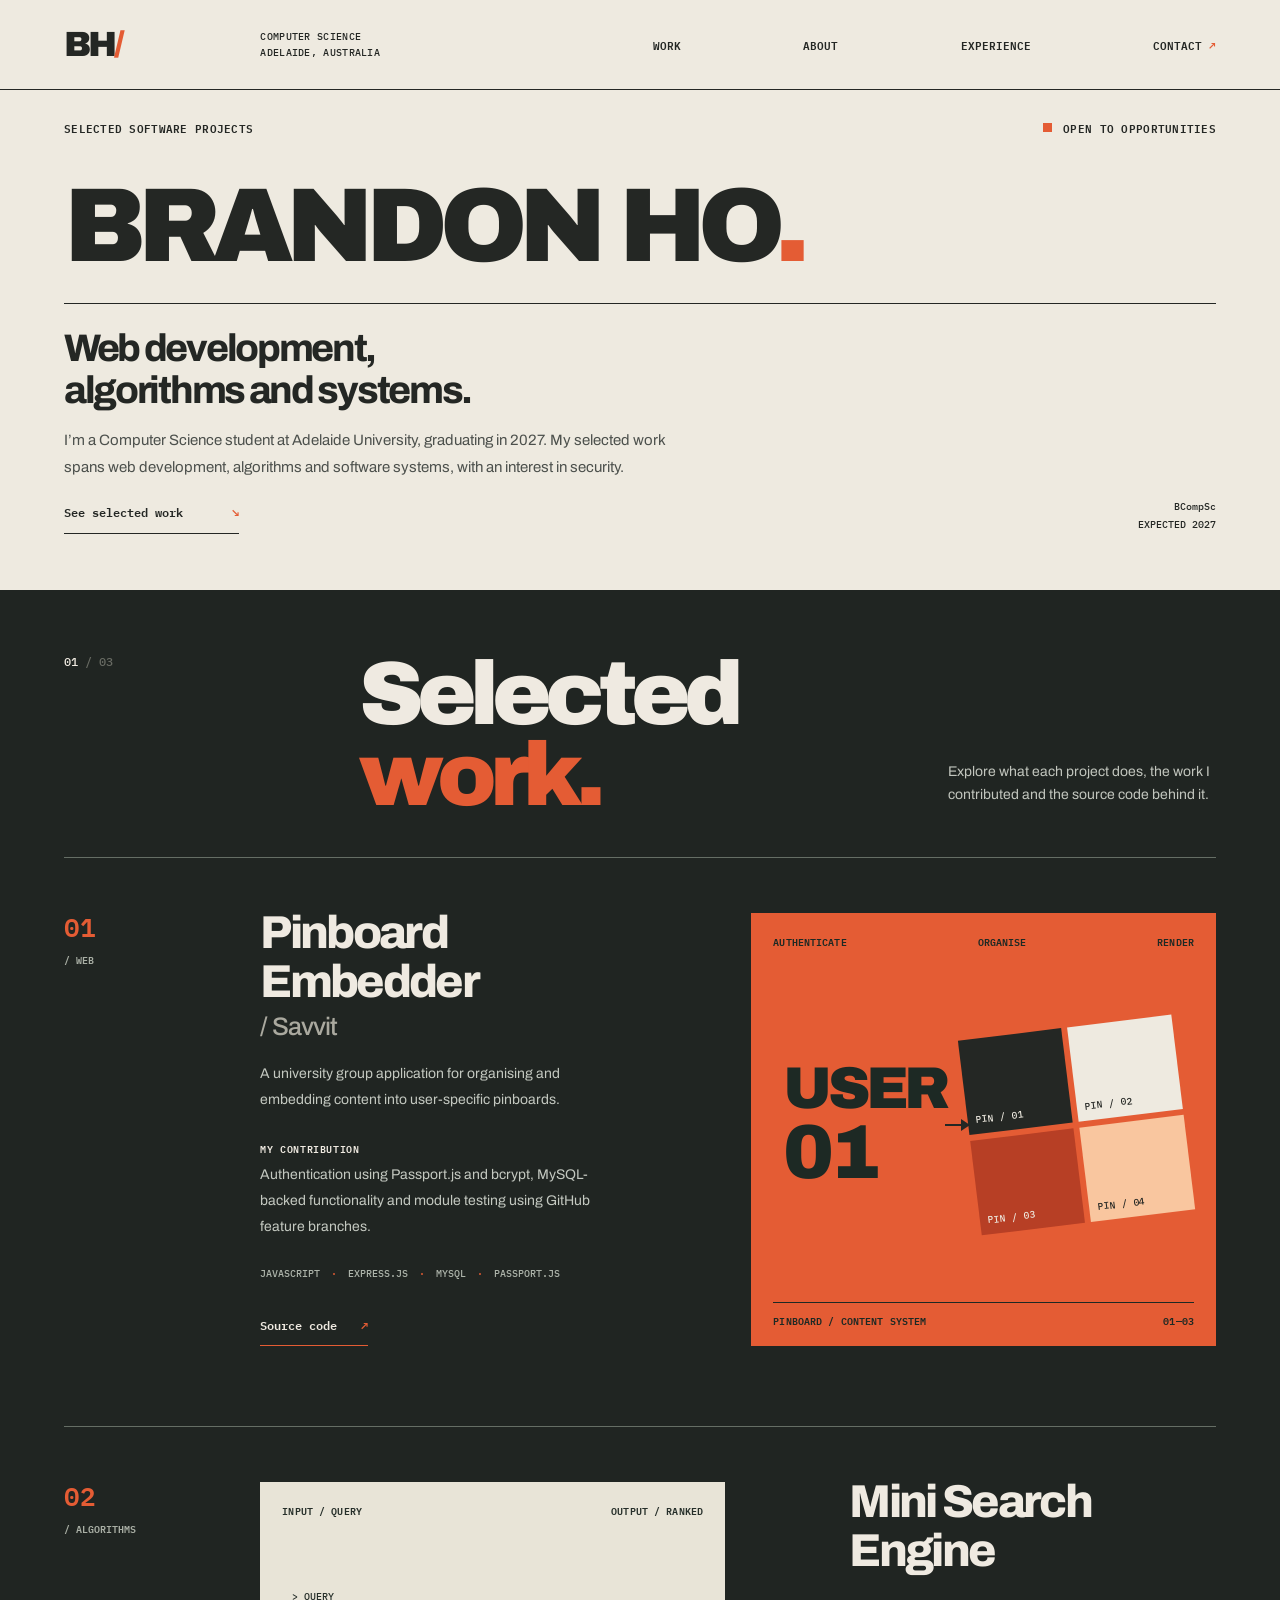
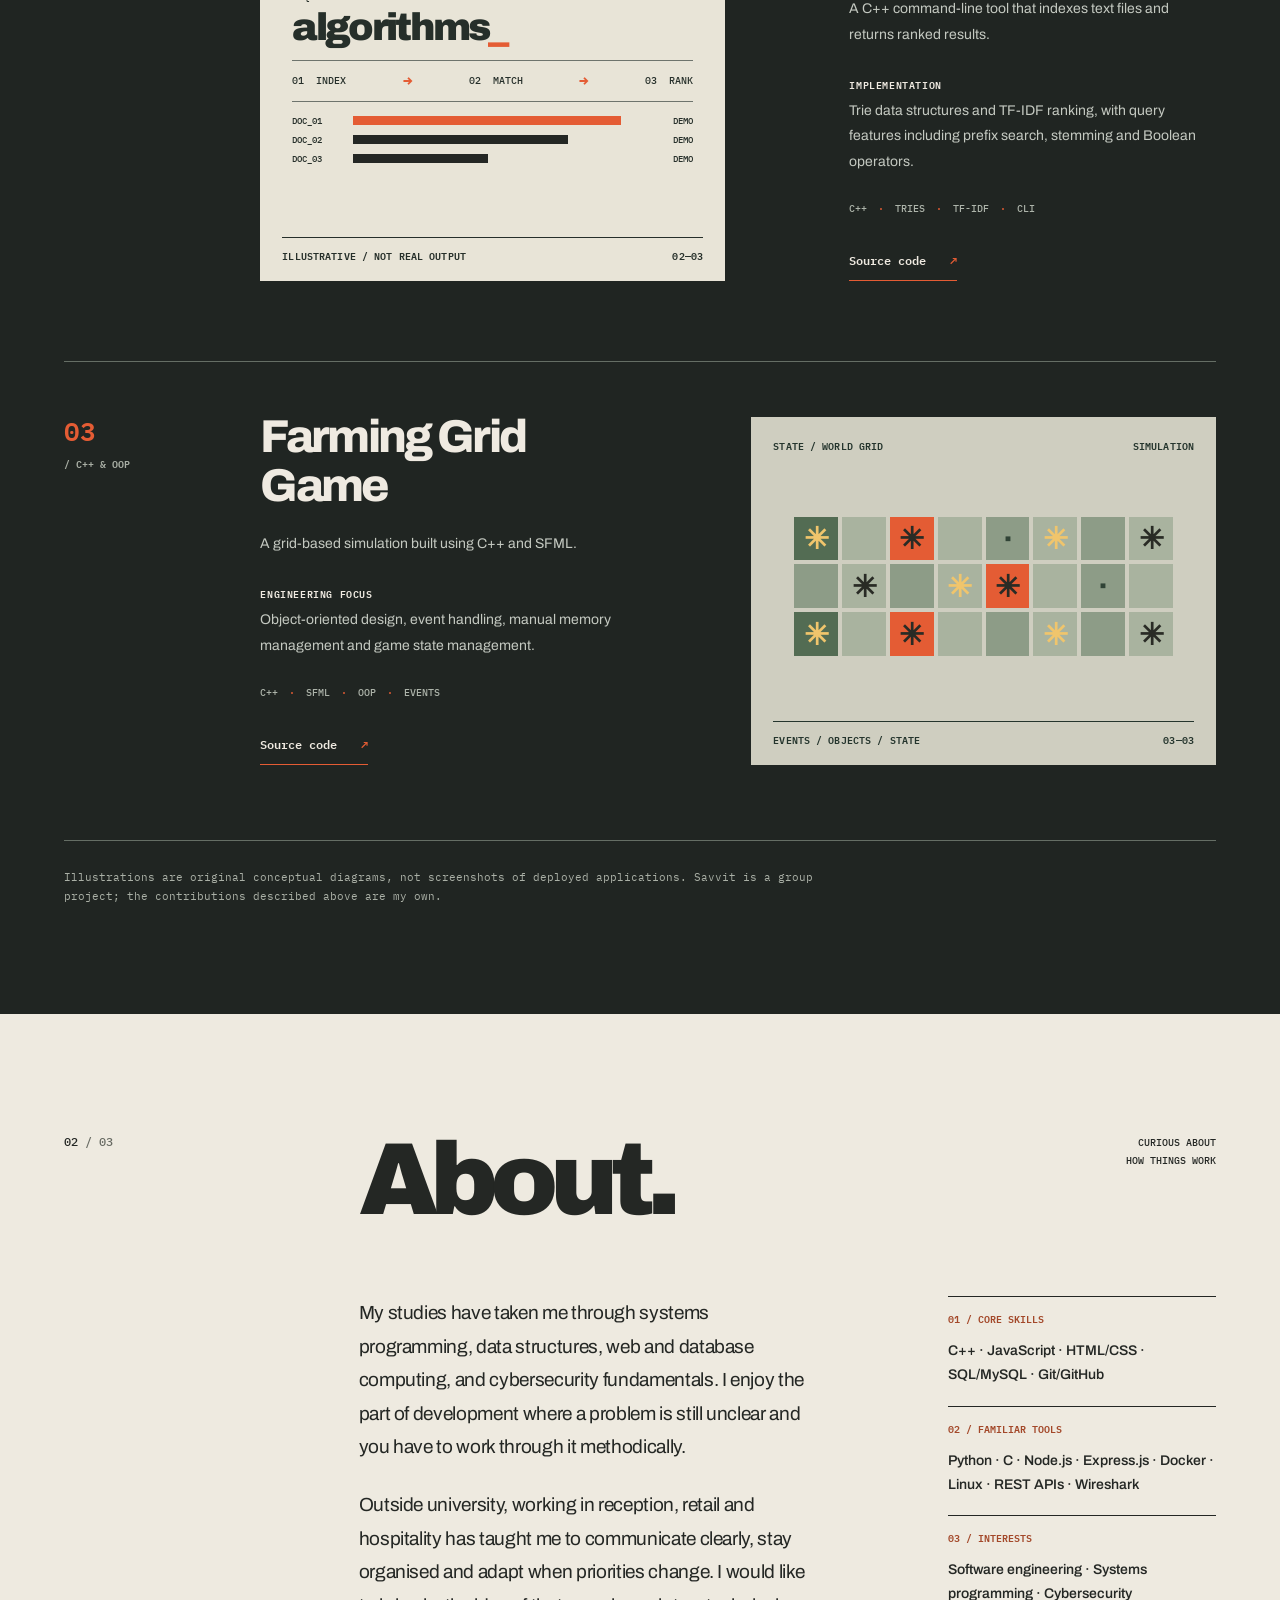
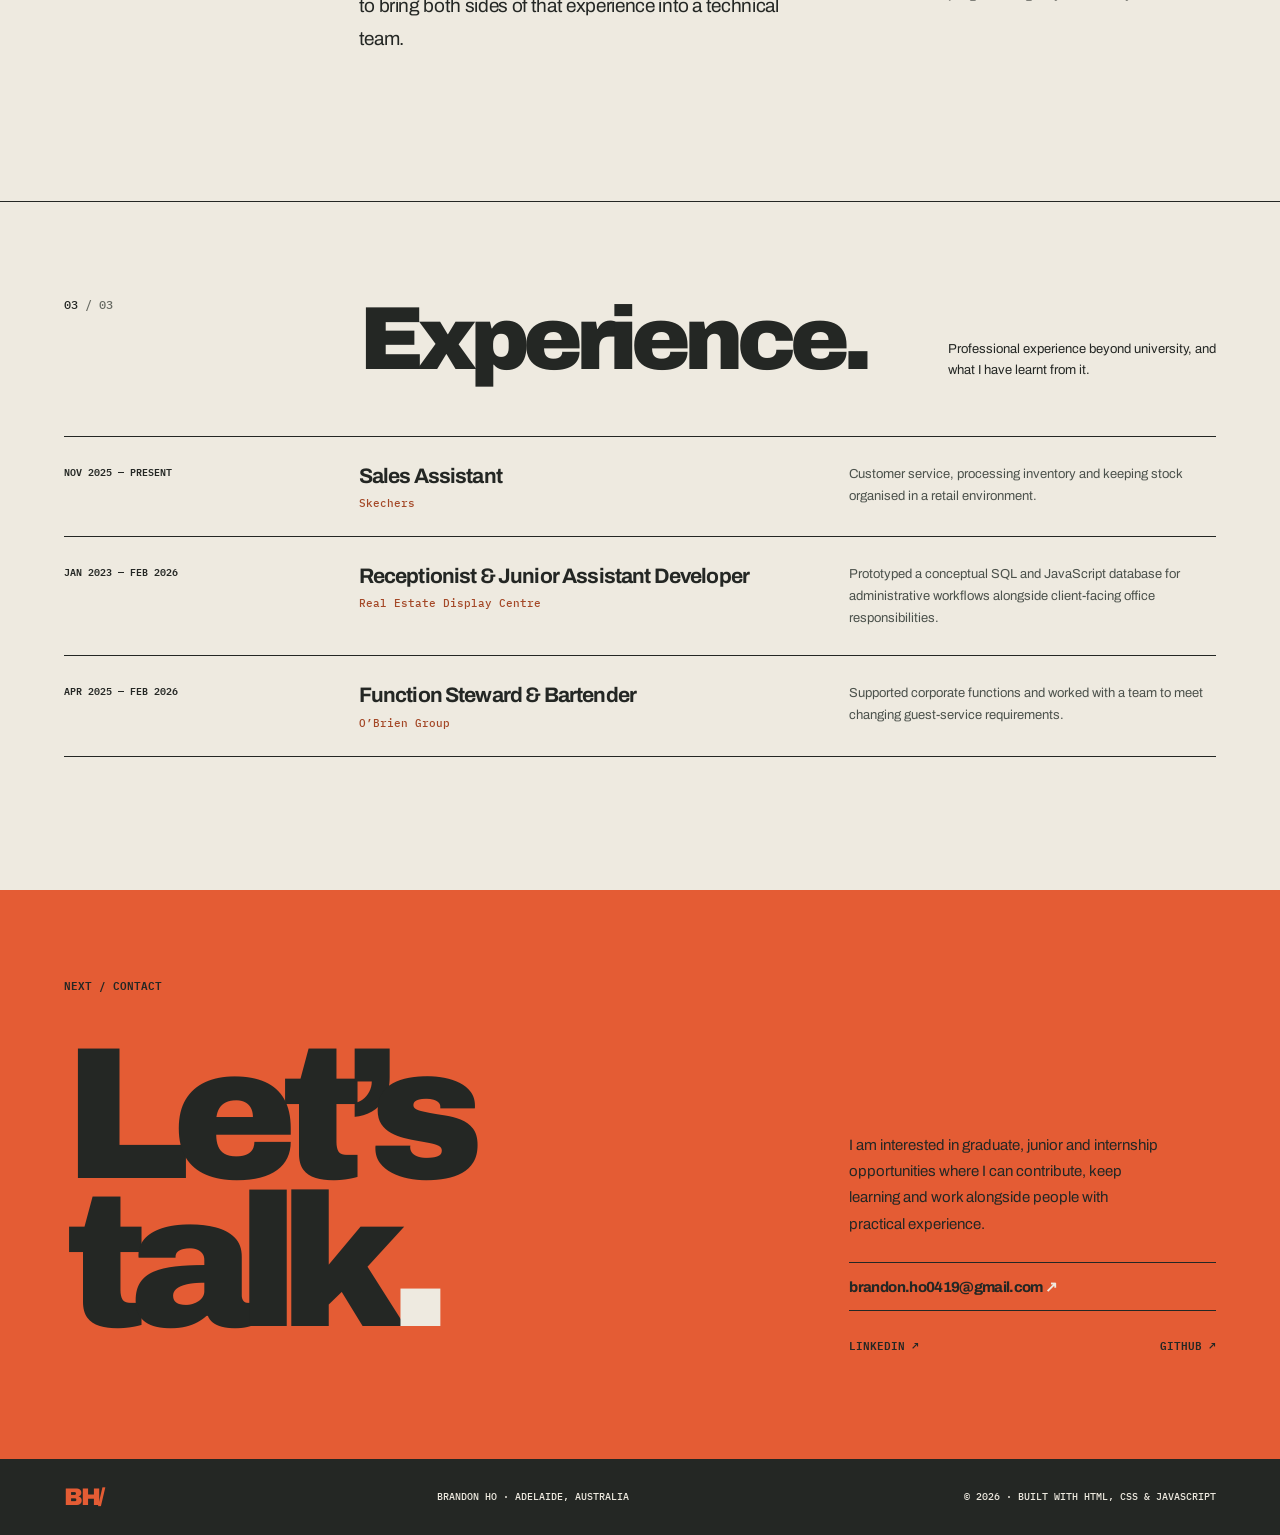
<file: index.html>
<!doctype html>
<html lang="en-AU">
<head>
  <meta charset="utf-8">
  <meta name="viewport" content="width=device-width, initial-scale=1">
  <meta name="theme-color" content="#eeeae0">
  <meta name="robots" content="noindex,nofollow"> <!-- Staging-only: remove for final public portfolio -->
  <meta name="description" content="Brandon Ho is a Computer Science student in Adelaide, Australia. Explore selected work in C++, full-stack web development and software systems.">
  <meta property="og:type" content="website">
  <meta property="og:title" content="Brandon Ho — Software, Systems & Security">
  <meta property="og:description" content="Selected software projects and experience from an Adelaide-based Computer Science student.">
  <title>Brandon Ho — Software, Systems & Security</title>
  <link rel="icon" href="favicon.svg" type="image/svg+xml">
  <link rel="preconnect" href="https://fonts.googleapis.com">
  <link rel="preconnect" href="https://fonts.gstatic.com" crossorigin>
  <link href="https://fonts.googleapis.com/css2?family=Archivo:wght@400;500;600;700;800;900&family=IBM+Plex+Mono:wght@400;500;600&display=swap" rel="stylesheet">
  <link rel="stylesheet" href="styles.css">
  <script defer src="script.js"></script>
</head>
<body>
  <a class="skip-link" href="#content">Skip to content</a>
  <header class="site-header" id="top">
    <div class="site-container header-grid">
      <a class="wordmark" href="#top" aria-label="Brandon Ho — top of page">BH<span aria-hidden="true">/</span></a>
      <div class="header-discipline">COMPUTER SCIENCE<br>ADELAIDE, AUSTRALIA</div>
      <nav class="nav" aria-label="Main navigation">
        <a href="#work">Work</a>
        <a href="#about">About</a>
        <a href="#experience">Experience</a>
        <a href="#contact">Contact <span aria-hidden="true">↗</span></a>
      </nav>
    </div>
  </header>

  <main id="content">
    <section class="hero site-container" aria-labelledby="hero-title">
      <div class="hero-topline">
        <span>SELECTED SOFTWARE PROJECTS</span>
        <span class="hero-status"><span aria-hidden="true" class="status-square"></span> OPEN TO OPPORTUNITIES</span>
      </div>
      <h1 id="hero-title" class="hero-title"><span>BRANDON</span><span>HO<span class="orange-period">.</span></span></h1>
      <div class="hero-base twelve-grid">
        <div class="hero-stamp" aria-hidden="true"><span>B</span><span>/</span><span>H</span></div>
        <div class="hero-intro">
          <p class="hero-statement">Web development,<br>algorithms and systems.</p>
          <p>I’m a Computer Science student at Adelaide University, graduating in 2027. My selected work spans web development, algorithms and software systems, with an interest in security.</p>
          <a class="arrow-link" href="#work">See selected work <span aria-hidden="true">↘</span></a>
        </div>
        <div class="hero-margin-note">BCompSc<br>EXPECTED 2027</div>
      </div>
    </section>

    <section id="work" class="work-section" aria-labelledby="work-title">
      <div class="site-container">
        <div class="section-head work-head twelve-grid">
          <div class="section-number">01 <span>/ 03</span></div>
          <h2 id="work-title">Selected<br><em>work.</em></h2>
          <p>Explore what each project does, the work I contributed and the source code behind it.</p>
        </div>

        <!-- BEGIN GENERATED PROJECTS -->
        <article class="project project-one twelve-grid" aria-labelledby="p1-title">
          <div class="project-index">01 <span>/ WEB</span></div>
          <div class="project-story">
            <h3 id="p1-title">Pinboard<br>Embedder <span class="subtle-name">/ Savvit</span></h3>
            <p>A university group application for organising and embedding content into user-specific pinboards.</p>
            <p class="project-contribution"><strong>My contribution</strong>Authentication using Passport.js and bcrypt, MySQL-backed functionality and module testing using GitHub feature branches.</p>
            <div class="project-stack" aria-label="Technologies">JAVASCRIPT <span>·</span> EXPRESS.JS <span>·</span> MYSQL <span>·</span> PASSPORT.JS</div>
            <div class="project-actions" role="group" aria-label="Savvit evidence"><a class="project-link" href="https://github.com/BrandonHo419/Savvit-Web-Based-Development" target="_blank" rel="noopener noreferrer" aria-label="View Savvit source code on GitHub">Source code <span aria-hidden="true">↗</span></a></div>
          </div>
          <div class="project-art pinboard-art" role="img" aria-label="Original editorial diagram illustrating account authentication and pinboards. Not an application screenshot.">
            <div class="art-heading"><span>AUTHENTICATE</span><span>ORGANISE</span><span>RENDER</span></div>
            <div class="pinboard-diagram" aria-hidden="true">
              <div class="diagram-identity">USER<br><span>01</span></div>
              <div class="diagram-line"></div>
              <div class="diagram-board"><span>PIN / 01</span><span>PIN / 02</span><span>PIN / 03</span><span>PIN / 04</span></div>
            </div>
            <div class="art-foot"><span>PINBOARD / CONTENT SYSTEM</span><span>01—03</span></div>
          </div>
        </article>

        <article class="project project-two twelve-grid" aria-labelledby="p2-title">
          <div class="project-index">02 <span>/ ALGORITHMS</span></div>
          <div class="project-art search-art" role="img" aria-label="Original typographic diagram showing search, indexing and ranking concepts. Not an application screenshot.">
            <div class="art-heading"><span>INPUT / QUERY</span><span>OUTPUT / RANKED</span></div>
            <div class="search-diagram" aria-hidden="true"><div class="query-prompt"><small>&gt; QUERY</small><strong>algorithms<span>_</span></strong></div><div class="search-pipeline"><span>01&nbsp; INDEX</span><b>→</b><span>02&nbsp; MATCH</span><b>→</b><span>03&nbsp; RANK</span></div><div class="score-lines"><div><span>DOC_01</span><i></i><small>DEMO</small></div><div><span>DOC_02</span><i></i><small>DEMO</small></div><div><span>DOC_03</span><i></i><small>DEMO</small></div></div></div>
            <div class="art-foot"><span>ILLUSTRATIVE / NOT REAL OUTPUT</span><span>02—03</span></div>
          </div>
          <div class="project-story">
            <h3 id="p2-title">Mini Search<br>Engine</h3>
            <p>A C++ command-line tool that indexes text files and returns ranked results.</p>
            <p class="project-contribution"><strong>Implementation</strong>Trie data structures and TF-IDF ranking, with query features including prefix search, stemming and Boolean operators.</p>
            <div class="project-stack" aria-label="Technologies">C++ <span>·</span> TRIES <span>·</span> TF-IDF <span>·</span> CLI</div>
            <div class="project-actions" role="group" aria-label="Mini Search Engine evidence"><a class="project-link" href="https://github.com/BrandonHo419/ProjectSearchEngine" target="_blank" rel="noopener noreferrer" aria-label="View Mini Search Engine source code on GitHub">Source code <span aria-hidden="true">↗</span></a></div>
          </div>
        </article>

        <article class="project project-three twelve-grid" aria-labelledby="p3-title">
          <div class="project-index">03 <span>/ C++ & OOP</span></div>
          <div class="project-story">
            <h3 id="p3-title">Farming Grid<br>Game</h3>
            <p>A grid-based simulation built using C++ and SFML.</p>
            <p class="project-contribution"><strong>Engineering focus</strong>Object-oriented design, event handling, manual memory management and game state management.</p>
            <div class="project-stack" aria-label="Technologies">C++ <span>·</span> SFML <span>·</span> OOP <span>·</span> EVENTS</div>
            <div class="project-actions" role="group" aria-label="Farming Grid Game evidence"><a class="project-link" href="https://github.com/BrandonHo419/GridFarmGame" target="_blank" rel="noopener noreferrer" aria-label="View Farming Grid Game source code on GitHub">Source code <span aria-hidden="true">↗</span></a></div>
          </div>
          <div class="project-art grid-art" role="img" aria-label="Original editorial illustration of a farming game grid. Not an in-game screenshot.">
            <div class="art-heading"><span>STATE / WORLD GRID</span><span>SIMULATION</span></div>
            <div class="farm-grid" aria-hidden="true">
              <span class="soil">✳</span><span></span><span class="seed">✳</span><span></span><span>·</span><span class="soil">✳</span><span></span><span class="seed">✳</span>
              <span></span><span class="seed">✳</span><span></span><span class="soil">✳</span><span class="seed">✳</span><span></span><span>·</span><span></span>
              <span class="soil">✳</span><span></span><span class="seed">✳</span><span></span><span></span><span class="soil">✳</span><span></span><span class="seed">✳</span>
            </div>
            <div class="art-foot"><span>EVENTS / OBJECTS / STATE</span><span>03—03</span></div>
          </div>
        </article>
        <!-- END GENERATED PROJECTS -->
        <p class="art-disclaimer">Illustrations are original conceptual diagrams, not screenshots of deployed applications. Savvit is a group project; the contributions described above are my own.</p>
      </div>
    </section>

    <section class="about-section site-container" id="about" aria-labelledby="about-title">
      <div class="section-head about-head twelve-grid">
        <div class="section-number">02 <span>/ 03</span></div>
        <h2 id="about-title">About.</h2>
        <div class="about-side">CURIOUS ABOUT<br>HOW THINGS WORK</div>
      </div>
      <div class="about-body twelve-grid">
        <div class="about-copy">
          <p>My studies have taken me through systems programming, data structures, web and database computing, and cybersecurity fundamentals. I enjoy the part of development where a problem is still unclear and you have to work through it methodically.</p>
          <p>Outside university, working in reception, retail and hospitality has taught me to communicate clearly, stay organised and adapt when priorities change. I would like to bring both sides of that experience into a technical team.</p>
        </div>
        <div class="skills-list" aria-label="Technical skills">
          <div class="skill-row"><span>01 / CORE SKILLS</span><p>C++ · JavaScript · HTML/CSS · SQL/MySQL · Git/GitHub</p></div>
          <div class="skill-row"><span>02 / FAMILIAR TOOLS</span><p>Python · C · Node.js · Express.js · Docker · Linux · REST APIs · Wireshark</p></div>
          <div class="skill-row"><span>03 / INTERESTS</span><p>Software engineering · Systems programming · Cybersecurity</p></div>
        </div>
      </div>
    </section>

    <section class="experience-section site-container" id="experience" aria-labelledby="experience-title">
      <div class="section-head experience-head twelve-grid"><div class="section-number">03 <span>/ 03</span></div><h2 id="experience-title">Experience.</h2><p>Professional experience beyond university, and what I have learnt from it.</p></div>
      <div class="experience-rows">
        <div class="experience-entry twelve-grid"><span class="experience-date">NOV 2025 — PRESENT</span><div><h3>Sales Assistant</h3><p>Skechers</p></div><p>Customer service, processing inventory and keeping stock organised in a retail environment.</p></div>
        <div class="experience-entry twelve-grid"><span class="experience-date">JAN 2023 — FEB 2026</span><div><h3>Receptionist & Junior Assistant Developer</h3><p>Real Estate Display Centre</p></div><p>Prototyped a conceptual SQL and JavaScript database for administrative workflows alongside client-facing office responsibilities.</p></div>
        <div class="experience-entry twelve-grid"><span class="experience-date">APR 2025 — FEB 2026</span><div><h3>Function Steward & Bartender</h3><p>O’Brien Group</p></div><p>Supported corporate functions and worked with a team to meet changing guest-service requirements.</p></div>
      </div>
    </section>

    <section class="contact-section" id="contact" aria-labelledby="contact-title">
      <div class="site-container contact-grid twelve-grid">
        <div class="contact-index">NEXT / CONTACT</div>
        <h2 id="contact-title">Let’s<br>talk<span>.</span></h2>
        <div class="contact-detail">
          <p>I am interested in graduate, junior and internship opportunities where I can contribute, keep learning and work alongside people with practical experience.</p>
          <a class="contact-email" href="mailto:brandon.ho0419@gmail.com">brandon.ho0419@gmail.com <span aria-hidden="true">↗</span></a>
          <div class="contact-social"><a href="https://www.linkedin.com/in/brandon-ho-b01b4023a/" target="_blank" rel="noopener noreferrer">LINKEDIN ↗</a><a href="https://github.com/BrandonHo419" target="_blank" rel="noopener noreferrer">GITHUB ↗</a></div>
        </div>
      </div>
    </section>
  </main>
  <footer class="footer"><div class="site-container footer-grid"><a href="#top">BH/</a><span>BRANDON HO · ADELAIDE, AUSTRALIA</span><span>© <span id="year">2026</span> · BUILT WITH HTML, CSS & JAVASCRIPT</span></div></footer>
</body>
</html>
</file>
<file: styles.css>
:root{--paper:#eeeae0;--paper2:#e4ded0;--ink:#242724;--muted:#686b63;--orange:#e45c34;--dark:#202522;--dark-ink:#efeae1;--rule:#b9b7ac;--mono:'IBM Plex Mono','Courier New',monospace;--display:'Archivo','Arial Narrow',Arial,sans-serif;--max:1440px}
*,*::before,*::after{box-sizing:border-box}
html{scroll-behavior:smooth;scroll-padding-top:86px}
body{margin:0;font-family:var(--display);background:var(--paper);color:var(--ink);-webkit-font-smoothing:antialiased}
a{color:inherit;text-decoration:none}a:focus-visible{outline:3px solid var(--orange);outline-offset:5px}
.site-container{max-width:var(--max);margin-inline:auto;padding-inline:clamp(23px,5vw,84px)}
.twelve-grid{display:grid;grid-template-columns:repeat(12,minmax(0,1fr));column-gap:clamp(12px,2.05vw,30px)}
.skip-link{position:absolute;top:-65px;left:16px;padding:14px 20px;background:var(--ink);color:white;z-index:20}.skip-link:focus{top:8px}
.site-header{border-bottom:1px solid var(--ink);position:relative;z-index:4;background:var(--paper)}
.header-grid{display:grid;grid-template-columns:repeat(12,1fr);column-gap:clamp(12px,2.05vw,30px);align-items:center;min-height:89px}
.wordmark{grid-column:1/3;font-size:35px;font-weight:900;letter-spacing:-.09em;line-height:1}.wordmark span{color:var(--orange)}
.header-discipline{grid-column:3/6;font:500 10px/1.55 var(--mono);letter-spacing:.03em}
.nav{grid-column:7/-1;display:flex;justify-content:space-between;gap:10px;font:600 11px var(--mono);text-transform:uppercase}.nav a{padding:16px 0;transition:color .2s}.nav a:hover{color:var(--orange)}.nav span{color:var(--orange)}
.hero{padding-top:28px;padding-bottom:clamp(70px,9vw,145px)}
.hero-topline{display:flex;justify-content:space-between;gap:20px;font:600 11px var(--mono);letter-spacing:.025em}.hero-status{display:flex;gap:11px;align-items:center}.status-square{display:block;width:9px;height:9px;background:var(--orange)}
.hero-title{margin:clamp(48px,7vw,108px) 0 22px;font-family:var(--display);font-size:clamp(88px,15.2vw,225px);font-weight:900;line-height:.745;letter-spacing:-.095em;max-width:100%;width:fit-content}.hero-title>span{display:block}.hero-title>span:nth-child(2){margin-top:.12em}.orange-period{color:var(--orange)}
.hero-base{border-top:1px solid var(--ink);margin-top:clamp(38px,5vw,68px);padding-top:25px;align-items:stretch}
.hero-stamp{grid-column:1/4;background:var(--orange);color:var(--paper);min-height:245px;display:flex;align-items:flex-end;gap:0;padding:17px;font-weight:900;font-size:clamp(56px,7vw,98px);letter-spacing:-.1em;line-height:1}.hero-stamp span:nth-child(2){color:var(--ink)}
.hero-intro{grid-column:5/10;padding-top:0}.hero-statement{margin:0 0 16px!important;font-size:clamp(26px,3vw,43px)!important;letter-spacing:-.06em;line-height:1.08!important;font-weight:750!important;color:var(--ink)!important}.hero-intro p{max-width:440px;font:400 15px/1.75 var(--display);color:#4c504c;margin:0 0 22px}.arrow-link{display:inline-flex;justify-content:space-between;min-width:175px;border-bottom:1px solid var(--ink);padding:0 0 11px;font:600 12px var(--mono)}.arrow-link span{color:var(--orange)}.arrow-link:hover{color:#c04725}
.hero-margin-note{grid-column:11/13;justify-self:end;align-self:end;text-align:right;font:500 10px/1.8 var(--mono);white-space:nowrap}
.work-section{background:var(--dark);color:var(--dark-ink);padding-top:105px;padding-bottom:107px}
.section-head{align-items:start}.section-number{font:500 12px/1.4 var(--mono);grid-column:1/3}.section-number span{color:var(--muted)}
.work-head{padding-bottom:65px}.work-head h2{grid-column:4/10;margin:0;font:900 clamp(64px,7vw,110px)/.9 var(--display);letter-spacing:-.077em}.work-head h2 em{font-style:normal;color:var(--orange)}.work-head>p{grid-column:10/-1;align-self:end;max-width:280px;margin:0 0 8px;font-size:14px;line-height:1.7;color:#c2c6be}
.project{border-top:1px solid #656e65;row-gap:28px;padding-block:55px 80px;align-items:start}.project:last-of-type{border-bottom:1px solid #656e65;padding-bottom:75px}
.project-index{grid-column:1/3;font:600 26px/1 var(--mono);color:var(--orange)}.project-index span{display:block;color:#a9afa5;font-size:10px;margin-top:15px}
.project-story{grid-column:3/7;display:flex;flex-direction:column;align-items:flex-start;min-width:0}.project h3{font:800 clamp(34px,3.6vw,54px)/1.06 var(--display);letter-spacing:-.058em;margin:-4px 0 20px}.subtle-name{display:block;color:#aaa99f;font-size:.55em;margin-top:7px;letter-spacing:-.035em;font-weight:500}.project-story p{color:#c4c9c1;max-width:400px;font-size:14px;line-height:1.85;margin:0 0 28px}.project-stack{font:500 10px/2 var(--mono);color:#adb4aa;max-width:380px;margin-bottom:31px}.project-stack span{color:var(--orange);margin-inline:5px}.project-link{border-bottom:1px solid var(--orange);padding-bottom:10px;min-width:210px;display:inline-flex;justify-content:space-between;font:600 12px var(--mono);color:var(--dark-ink)}.project-link span{color:var(--orange)}.project-link:hover{color:var(--orange)}
.project-art{grid-column:8/13;min-height:345px;align-self:stretch;position:relative;display:flex;flex-direction:column;justify-content:space-between;overflow:hidden;padding:21px 22px 19px}
.art-heading,.art-foot{display:flex;justify-content:space-between;gap:12px;font:600 10px/1.4 var(--mono);letter-spacing:.012em;position:relative;z-index:1}.art-foot{border-top:1px solid currentColor;padding-top:10px}
.pinboard-art{background:var(--orange);color:#1d2924}.pinboard-diagram{display:grid;grid-template-columns:1fr 24px 1.65fr;align-items:center;margin-inline:10px;gap:0;height:205px}.diagram-identity{font:900 clamp(39px,4.6vw,69px)/.94 var(--display);letter-spacing:-.08em}.diagram-identity span{font-size:1.3em}.diagram-line{height:2px;background:var(--ink);position:relative}.diagram-line:after{content:'';position:absolute;right:-1px;top:-5px;border-left:9px solid var(--ink);border-top:6px solid transparent;border-bottom:6px solid transparent}.diagram-board{display:grid;grid-template-columns:repeat(2,1fr);gap:6px;transform:rotate(-7deg)}.diagram-board span{background:var(--ink);color:var(--paper);aspect-ratio:1.1;display:flex;align-items:flex-end;padding:8px;font:500 clamp(6px,.75vw,10px) var(--mono)}.diagram-board span:nth-child(2){background:var(--paper);color:var(--ink)}.diagram-board span:nth-child(3){background:#b73f25}.diagram-board span:nth-child(4){background:#f9c69f;color:var(--ink)}
.project-two .project-art{grid-column:3/8;grid-row:1}.project-two .project-story{grid-column:9/13;grid-row:1}.project-two .project-index{grid-column:1/3;grid-row:1}
.search-art{background:#e8e4d7;color:#262f2a}.search-diagram{display:flex;flex-direction:column;justify-content:center;gap:13px;flex:1;padding:12px 10px}.query-prompt small{display:block;font:500 10px var(--mono);margin-bottom:5px}.query-prompt strong{display:block;font:900 clamp(25px,3vw,44px)/1 var(--display);letter-spacing:-.07em}.query-prompt strong span{color:var(--orange)}.search-pipeline{border-top:1px solid #6e746d;border-bottom:1px solid #6e746d;display:flex;align-items:center;justify-content:space-between;padding:10px 0;font:500 clamp(8px,.8vw,11px) var(--mono)}.search-pipeline b{font-size:16px;color:var(--orange)}.score-lines{display:flex;flex-direction:column;gap:8px}.score-lines>div{display:grid;grid-template-columns:51px 1fr 36px;gap:10px;align-items:center;font:500 9px var(--mono)}.score-lines i{height:9px;background:var(--ink);display:block}.score-lines>div:nth-child(2) i{width:73%}.score-lines>div:nth-child(3) i{width:46%}.score-lines small{text-align:right;font-size:9px}.score-lines>div:first-child i{width:91%;background:var(--orange)}
.grid-art{background:#cfcec0;color:#25352d}.farm-grid{display:grid;grid-template-columns:repeat(8,1fr);grid-template-rows:repeat(3,1fr);gap:4px;max-width:380px;width:90%;align-self:center;margin:auto}.farm-grid span{aspect-ratio:1;display:grid;place-items:center;background:#8d9c87;font-size:clamp(14px,2.5vw,30px);color:#304336;font-weight:800}.farm-grid span:nth-child(even){background:#a9b39f}.farm-grid .soil{background:#536c53;color:#f0c56c}.farm-grid .seed{background:#e45c34;color:#292b25}
.art-disclaimer{font:400 11px/1.8 var(--mono);color:#aab0a6;max-width:760px;margin:27px 0 0}
.about-section{padding-top:120px;padding-bottom:120px}
.about-head h2{grid-column:4/10;font:900 clamp(68px,8vw,112px)/.9 var(--display);letter-spacing:-.08em;margin:0}.about-side{grid-column:11/-1;justify-self:end;text-align:right;font:500 10px/1.8 var(--mono)}
.about-body{padding-top:70px}.about-copy{grid-column:4/9;max-width:600px}.about-copy p{font-size:clamp(16px,1.5vw,19px);line-height:1.76;letter-spacing:-.018em;margin:0 0 25px}.skills-list{grid-column:10/13}.skill-row{border-top:1px solid var(--ink);padding:12px 0 19px}.skill-row span{font:600 10px var(--mono);color:#a34829}.skill-row p{font-size:14px;line-height:1.7;font-weight:550;margin:12px 0 0}
.experience-section{border-top:1px solid var(--ink);padding-top:95px;padding-bottom:133px}.experience-head{padding-bottom:54px}.experience-head h2{grid-column:4/10;font:900 clamp(58px,7vw,96px)/.95 var(--display);letter-spacing:-.078em;margin:0}.experience-head>p{grid-column:10/-1;margin:0;align-self:end;font-size:13px;line-height:1.65}.experience-entry{padding:26px 0;border-top:1px solid var(--ink);align-items:start}.experience-entry:last-child{border-bottom:1px solid var(--ink)}.experience-date{grid-column:1/4;font:600 10px/1.7 var(--mono)}.experience-entry div{grid-column:4/9}.experience-entry h3{font-size:21px;letter-spacing:-.04em;margin:0 0 7px;line-height:1.25}.experience-entry div p{margin:0;font:500 11px var(--mono);color:#a44827}.experience-entry>p{grid-column:9/-1;font-size:13px;line-height:1.7;margin:0;color:#4c524c}
.contact-section{background:var(--orange);padding-top:85px;padding-bottom:105px;color:var(--ink)}.contact-grid{row-gap:20px}.contact-index{grid-column:1/4;font:600 11px var(--mono)}.contact-grid h2{grid-column:1/9;grid-row:2;font:900 clamp(96px,14.7vw,212px)/.79 var(--display);letter-spacing:-.095em;margin:28px 0 15px}.contact-grid h2 span{color:var(--paper)}.contact-detail{grid-column:9/-1;grid-row:2;align-self:end;min-width:0}.contact-detail p{font-size:15px;line-height:1.75;margin:0 0 25px;max-width:310px}.contact-email{display:block;font-size:clamp(12px,1.15vw,17px);font-weight:750;letter-spacing:-.045em;word-break:break-word;border-top:1px solid var(--ink);border-bottom:1px solid var(--ink);padding:15px 0}.contact-email span{color:var(--paper)}.contact-social{display:flex;justify-content:space-between;gap:10px;padding-top:24px;font:600 11px var(--mono)}.contact-social a:hover{color:var(--paper)}
.footer{background:var(--ink);color:var(--paper)}.footer-grid{display:flex;align-items:center;justify-content:space-between;gap:16px;padding-top:25px;padding-bottom:25px}.footer-grid a{font-size:24px;letter-spacing:-.1em;font-weight:900;color:var(--orange)}.footer-grid>span{font:500 10px/1.6 var(--mono)}
@media(max-width:1100px){.work-head h2{grid-column:3/10}.project-story{grid-column:3/8}.project-art{grid-column:8/13}.project-two .project-art{grid-column:3/8}.project-two .project-story{grid-column:8/13}.about-copy{grid-column:3/9}.skills-list{grid-column:9/13}.hero-intro{grid-column:5/11}.hero-margin-note{display:none}.contact-detail{grid-column:8/13}.contact-grid h2{grid-column:1/8}}
@media(max-width:780px){.header-grid{min-height:76px}.wordmark{grid-column:1/3}.header-discipline{display:none}.nav{grid-column:5/-1}.hero-title{font-size:clamp(73px,15.3vw,138px)}.hero-base{row-gap:22px}.hero-stamp{grid-column:1/5;min-height:220px}.hero-intro{grid-column:6/-1}.hero-margin-note{display:none}.work-section{padding-top:70px;padding-bottom:75px}.work-head h2{grid-column:3/10;font-size:clamp(58px,9vw,83px)}.work-head>p{grid-column:3/10;margin-top:20px}.project{padding:35px 0 55px}.project-index{grid-column:1/3;grid-row:1}.project-story,.project-two .project-story{grid-column:3/-1;grid-row:1}.project-art,.project-two .project-art{grid-column:3/-1;grid-row:2;min-height:350px}.project h3{font-size:44px}.project-story p{max-width:610px}.about-section{padding-top:80px;padding-bottom:80px}.about-head h2{grid-column:3/10}.about-side{grid-column:10/-1}.about-body{padding-top:46px;row-gap:30px}.about-copy{grid-column:3/-1}.skills-list{grid-column:3/-1;display:grid;grid-template-columns:repeat(3,minmax(0,1fr));gap:15px}.experience-head h2{grid-column:3/-1}.experience-head>p{grid-column:3/10;margin-top:20px}.experience-date{grid-column:1/4}.experience-entry div{grid-column:4/9}.experience-entry>p{grid-column:4/13;padding-top:12px}.contact-grid h2{grid-column:1/-1;grid-row:2}.contact-detail{grid-column:5/13;grid-row:3}.contact-detail p{max-width:500px}.contact-grid h2{margin-bottom:15px}.footer-grid{flex-wrap:wrap}}
@media(max-width:540px){html{scroll-padding-top:70px}.site-container{padding-inline:21px}.header-grid{min-height:72px;column-gap:7px}.wordmark{font-size:28px}.nav{grid-column:4/-1;gap:14px;justify-content:flex-end;font-size:10px}.nav a:nth-child(3){display:none}.hero{padding-top:19px;padding-bottom:76px}.hero-topline{font-size:9px;gap:12px}.hero-status{gap:6px}.status-square{width:7px;height:7px}.hero-title{font-size:clamp(65px,15.15vw,91px);margin:65px 0 26px;letter-spacing:-.095em}.hero-base{margin-top:32px;padding-top:17px;row-gap:26px}.hero-stamp{grid-column:1/5;min-height:162px;padding:9px;font-size:clamp(40px,10vw,58px)}.hero-intro{grid-column:6/13}.hero-statement{font-size:clamp(22px,5.7vw,31px)!important}.hero-intro p{font-size:13px;line-height:1.65}.arrow-link{font-size:10px;min-width:135px}.work-section{padding-top:67px;padding-bottom:65px}.work-head{padding-bottom:45px;row-gap:18px}.section-number{grid-column:1/-1;font-size:11px}.work-head h2,.about-head h2,.experience-head h2{grid-column:1/-1;font-size:clamp(54px,12vw,70px)}.work-head>p{grid-column:1/-1;margin:0;max-width:310px}.project{row-gap:19px;padding:30px 0 47px}.project-index{grid-column:1/-1;grid-row:1;font-size:20px}.project-index span{display:inline;margin:0 0 0 10px}.project-story,.project-two .project-story{grid-column:1/-1;grid-row:2}.project h3{font-size:clamp(36px,9vw,48px);margin-bottom:15px}.project-story p{font-size:13px;margin-bottom:15px}.project-stack{font-size:9px;margin-bottom:19px}.project-art,.project-two .project-art{grid-column:1/-1;grid-row:3;min-height:287px;padding:15px}.art-heading,.art-foot{font-size:8px}.pinboard-diagram{height:188px}.diagram-identity{font-size:50px}.diagram-board span{font-size:8px}.search-diagram{gap:8px}.query-prompt strong{font-size:34px}.search-pipeline{font-size:8px}.farm-grid{max-width:305px}.farm-grid span{font-size:20px}.art-disclaimer{font-size:10px}.about-section{padding-top:70px;padding-bottom:64px}.about-head{row-gap:15px}.about-side{grid-column:1/-1;justify-self:start;text-align:left}.about-body{padding-top:30px}.about-copy,.skills-list{grid-column:1/-1}.about-copy p{font-size:16px}.skills-list{display:block}.skill-row{padding:12px 0 17px}.experience-section{padding-top:62px;padding-bottom:84px}.experience-head{row-gap:14px;padding-bottom:40px}.experience-head>p{grid-column:1/-1;margin-top:0}.experience-entry{padding:20px 0;row-gap:6px}.experience-date{grid-column:1/-1}.experience-entry div{grid-column:1/-1}.experience-entry>p{grid-column:1/-1;padding-top:5px}.experience-entry h3{font-size:20px}.contact-section{padding-top:59px;padding-bottom:72px}.contact-index{grid-column:1/-1}.contact-grid h2{grid-column:1/-1;grid-row:2;font-size:clamp(91px,22vw,126px);margin:15px 0 8px}.contact-detail{grid-column:1/-1;grid-row:3}.contact-detail p{font-size:14px}.contact-email{font-size:17px}.footer-grid{align-items:flex-start}.footer-grid>span{font-size:9px}}
@media(max-width:355px){.nav{gap:9px;font-size:9px}.hero-title{font-size:15vw}.hero-stamp{grid-column:1/4;min-height:140px;font-size:45px}.hero-intro{grid-column:5/-1}.hero-statement{font-size:20px!important}.hero-intro p{font-size:12px}.contact-grid h2{font-size:24vw}.contact-email{font-size:15px}}
@media(prefers-reduced-motion:reduce){html{scroll-behavior:auto}*,*::before,*::after{transition:none!important;animation:none!important}}

/* Stage 1: keep the introduction compact and project evidence easy to scan. */
.hero{padding-top:28px;padding-bottom:56px}
.hero-title{font-size:clamp(65px,8.2vw,118px);line-height:.9;margin:42px 0 26px;letter-spacing:-.075em}
.hero-title>span{display:inline}
.hero-title>span:nth-child(2){margin-top:0;margin-left:.2em}
.hero-base{margin-top:30px;padding-top:24px}
.hero-stamp{display:none}
.hero-intro{grid-column:1/10}
.hero-statement{font-size:clamp(26px,3vw,40px)!important}
.hero-intro p{max-width:640px}
.hero-margin-note{grid-column:11/13}
.work-section{padding-top:64px}
.work-head{padding-bottom:42px}
.project-story .project-contribution{margin-bottom:24px}
.project-contribution strong{display:block;margin-bottom:6px;font:600 10px/1.6 var(--mono);letter-spacing:.06em;text-transform:uppercase;color:var(--dark-ink)}
/* Add future screenshot and demo links beside source code only when available. */
.project-actions{display:flex;flex-wrap:wrap;gap:16px;width:100%}
.project-actions .project-link{min-width:0;gap:24px}
@media(max-width:780px){
  .hero-intro{grid-column:1/-1}
  .hero-title{font-size:clamp(65px,10vw,88px)}
}
@media(max-width:540px){
  .hero{padding-top:19px;padding-bottom:40px}
  .hero-title{font-size:clamp(48px,12.3vw,65px);margin-top:35px}
  .hero-title>span{display:block}
  .hero-title>span:nth-child(2){margin-top:.12em;margin-left:0}
  .hero-base{margin-top:24px}
  .hero-statement{font-size:28px!important}
  .hero-intro p{font-size:14px}
  .work-section{padding-top:48px}
}
</file>
